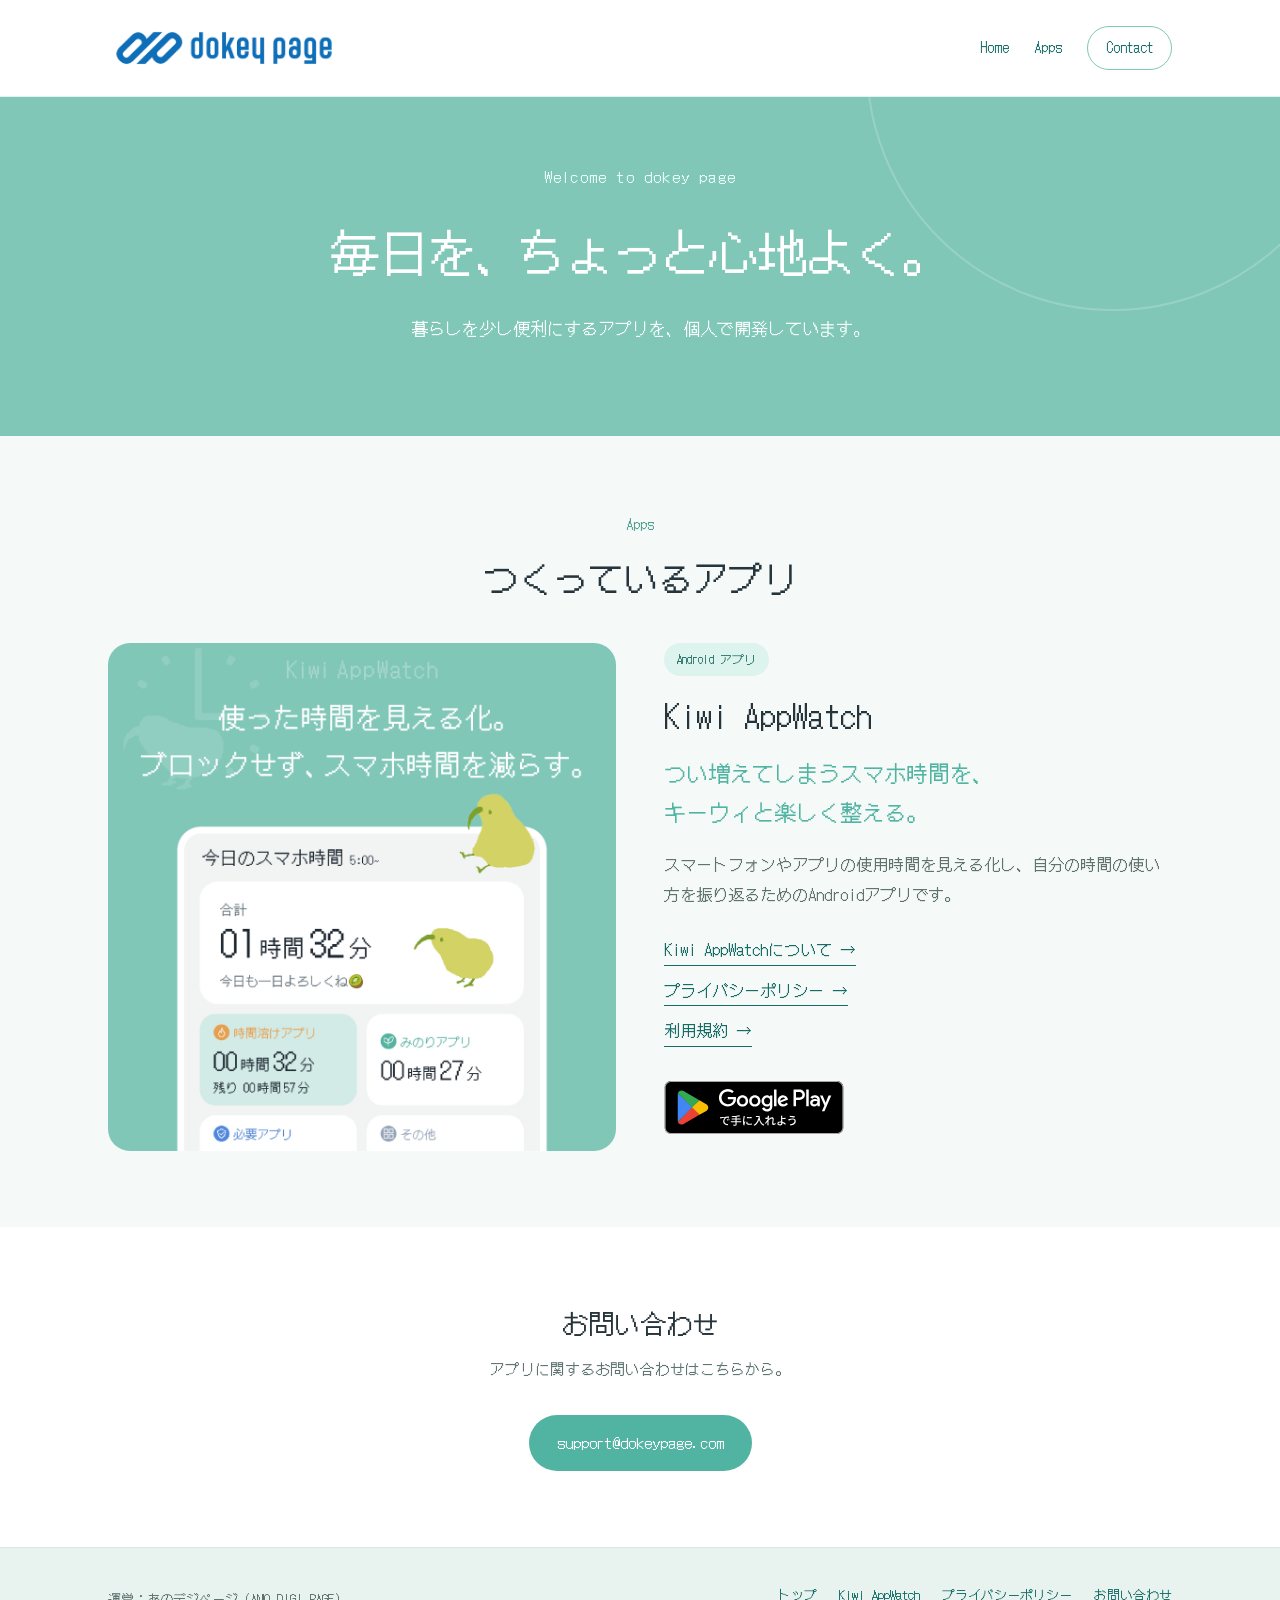
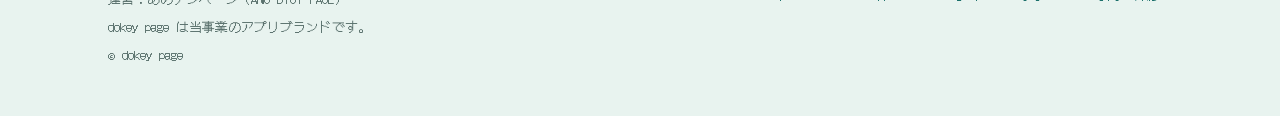
<file: index.html>
<!DOCTYPE html>

<html lang="ja"><head><meta charset="utf-8"/><meta content="width=device-width,initial-scale=1.0" name="viewport"/><meta content="#80c7b8" name="theme-color"/><meta content="暮らしを少し便利にするアプリを、個人で開発しています。" name="description"/><title>dokey page</title><link href="https://fonts.googleapis.com" rel="preconnect"/><link crossorigin="" href="https://fonts.gstatic.com" rel="preconnect"/><link href="assets/site.css" rel="stylesheet"/></head><body class="home-page"><header class="header"><div class="shell nav"><a aria-label="dokey page トップ" class="brand" href="index.html"><img alt="dokey page" height="211" src="assets/dokey_page_logo_yoko.png" width="1000"/></a><nav aria-label="メインナビゲーション" class="navlinks"><a href="index.html">Home</a><a href="kiwi-appwatch/index.html">Apps</a><a class="nav-cta" href="mailto:support@dokeypage.com">Contact</a></nav></div></header><main><section class="hero"><div class="shell hero-inner"><div><div class="eyebrow">Welcome to dokey page</div><h1>毎日を<span class="tight-comma">、</span>ちょっと心地よく。</h1><p>暮らしを少し便利にするアプリを、個人で開発しています。</p></div></div></section>
<section class="section" id="apps"><div class="shell"><div class="section-head"><div class="small">Apps</div><h2>つくっているアプリ</h2></div><div class="product"><div class="product-img"><img alt="Kiwi AppWatchのスマートフォン使用時間画面" height="1080" loading="lazy" src="assets/sp_1_t.png" style="width:100%;height:auto;object-fit:contain;object-position:center;max-height:none" width="1080"/></div><div class="product-copy"><span class="pill">Android アプリ</span><h3>Kiwi AppWatch</h3><p class="product-tagline">つい増えてしまうスマホ時間を、<br/>キーウィと楽しく整える。</p><p>スマートフォンやアプリの使用時間を見える化し、自分の時間の使い方を振り返るためのAndroidアプリです。</p><a class="detail-link" href="kiwi-appwatch/index.html">Kiwi AppWatchについて →</a><br/><a class="detail-link" href="kiwi-appwatch/privacy/index.html">プライバシーポリシー →</a><br/><a class="detail-link" href="https://dokeypage.com/kiwi-appwatch/terms/">利用規約 →</a><div class="play-badge-container"><a aria-label="Google PlayでKiwi AppWatchを入手する" class="play-badge" href="https://play.google.com/store/apps/details?id=com.dokeypage.kiwiappwatch"><img alt="Google Play で手に入れよう" height="53" src="assets/GetItOnGooglePlay_Badge_Print_color_Japanese.svg" width="180"/></a></div></div></div></div></section>
<section class="section alt"><div class="shell"><div class="section-head contact-heading"><h2>お問い合わせ</h2></div><div class="center"><p>アプリに関するお問い合わせはこちらから。</p><a class="button" href="mailto:support@dokeypage.com" style="background:#51b4a2;color:#fff">support@dokeypage.com</a></div></div></section></main><footer class="footer"><div class="shell footer-content"><div><p>運営：あのデジページ（ANO DIGI PAGE）</p><p>dokey page は当事業のアプリブランドです。</p><p>© dokey page</p></div><nav aria-label="フッター" class="foot-links"><a href="index.html">トップ</a><a href="kiwi-appwatch/index.html">Kiwi AppWatch</a><a href="kiwi-appwatch/privacy/index.html">プライバシーポリシー</a><a href="mailto:support@dokeypage.com">お問い合わせ</a></nav></div></footer></body></html>
</file>
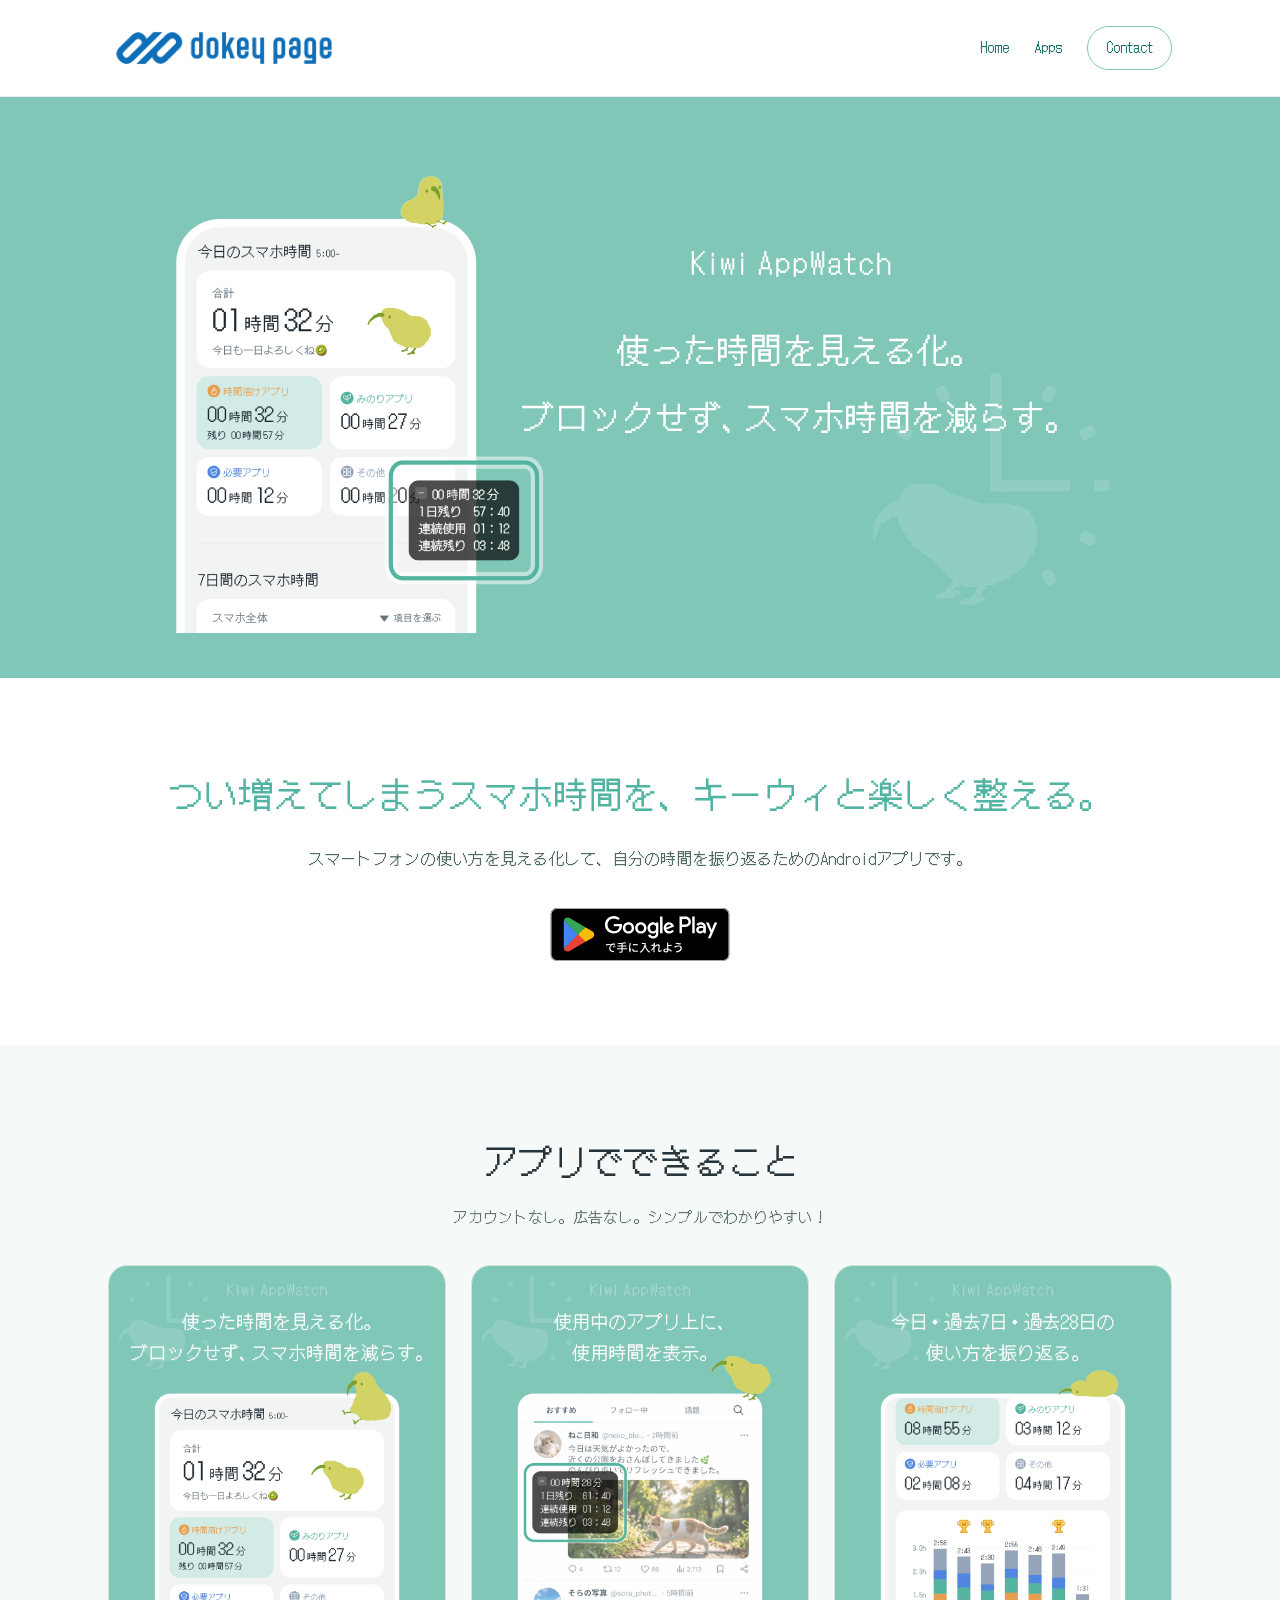
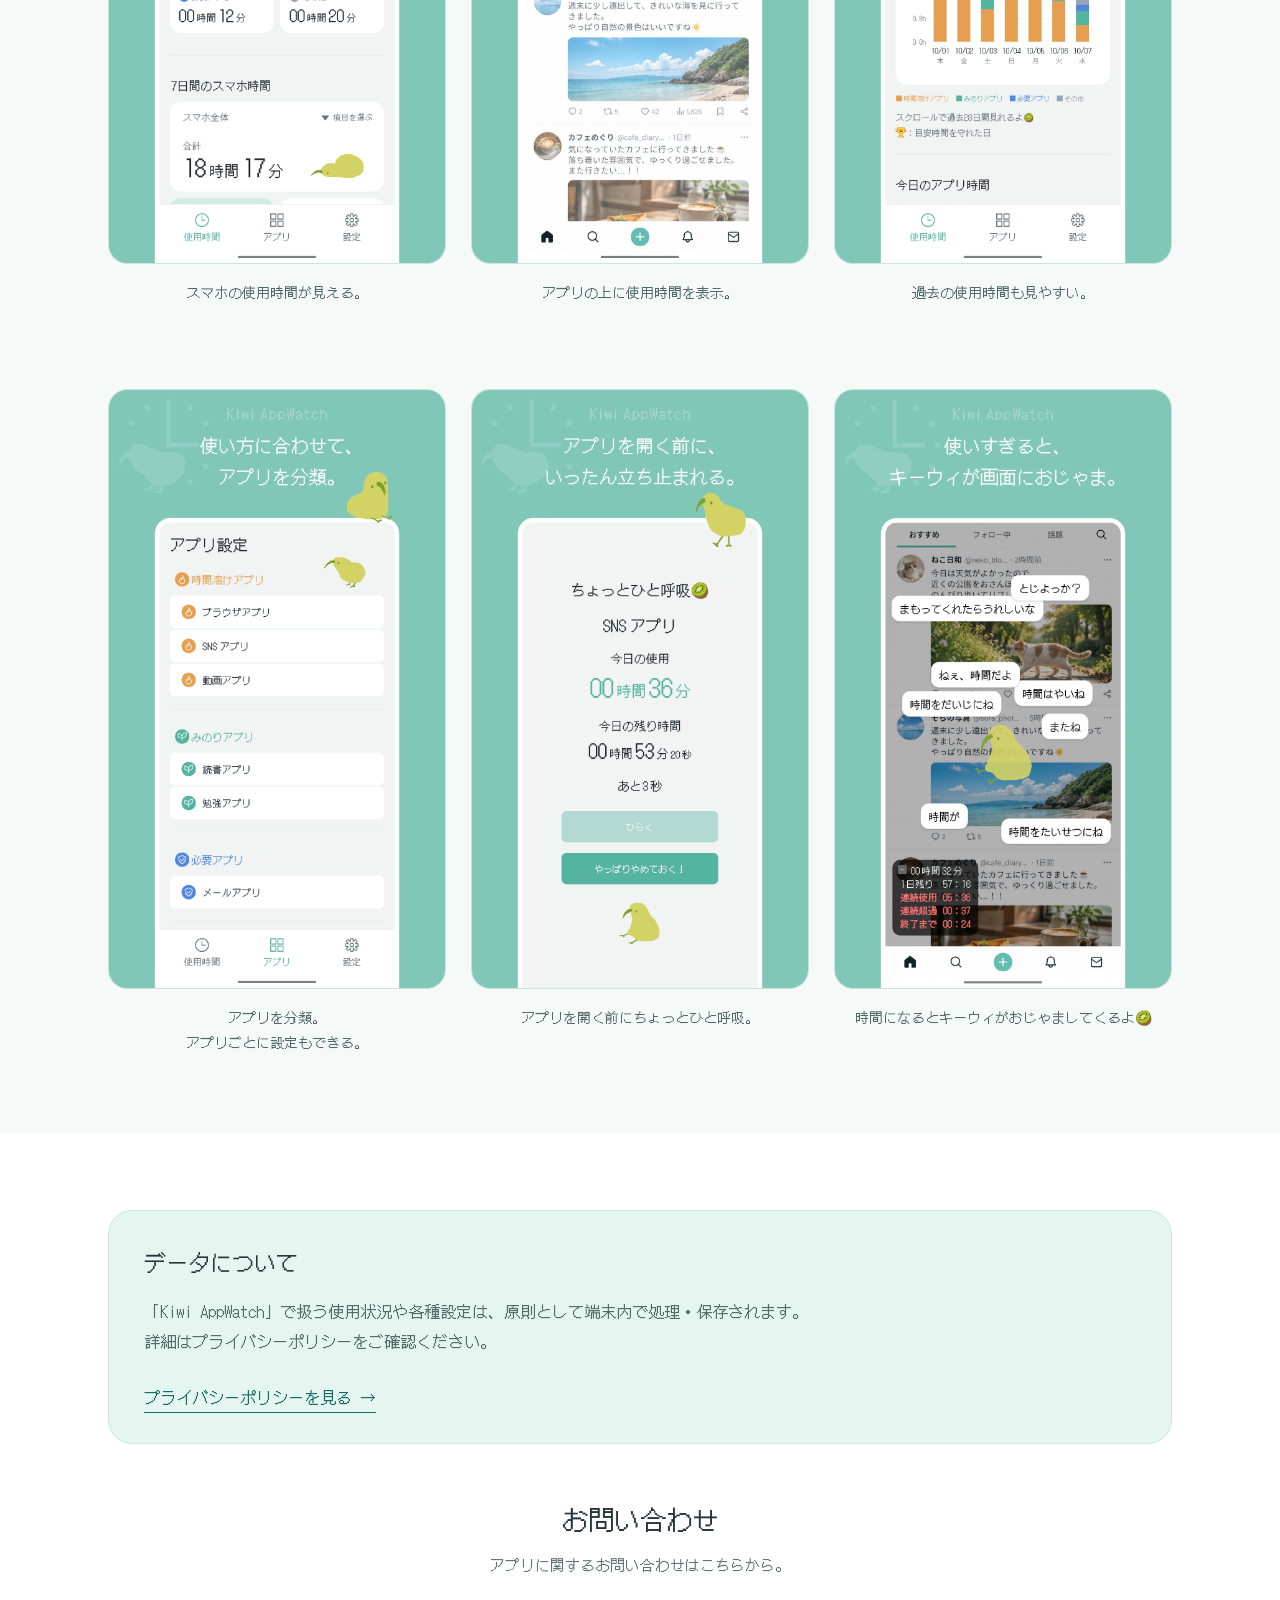
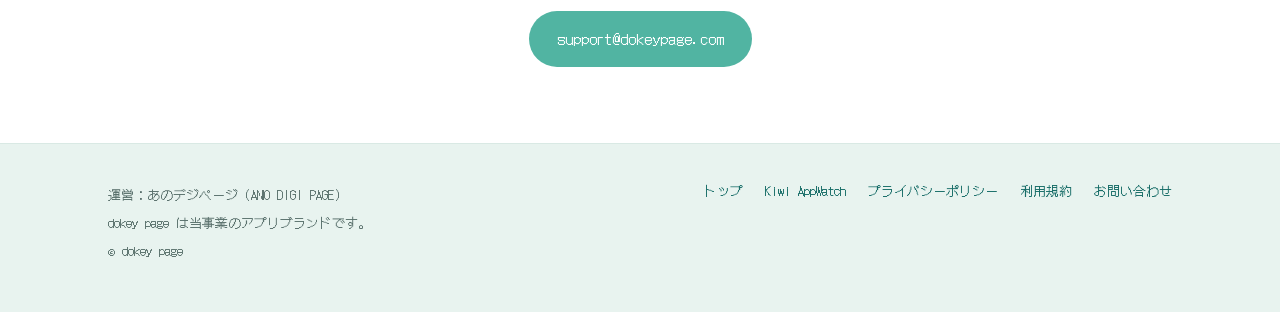
<file: kiwi-appwatch/index.html>
<!DOCTYPE html>

<html lang="ja"><head><meta charset="utf-8"/><meta content="width=device-width,initial-scale=1.0" name="viewport"/><meta content="#80c7b8" name="theme-color"/><meta content="スマホの使用時間を見える化するAndroidアプリ Kiwi AppWatch。" name="description"/><title>Kiwi AppWatch | dokey page</title><link href="https://fonts.googleapis.com" rel="preconnect"/><link crossorigin="" href="https://fonts.gstatic.com" rel="preconnect"/><link href="../assets/site.css" rel="stylesheet"/></head><body class="app-page"><header class="header"><div class="shell nav"><a aria-label="dokey page トップ" class="brand" href="../index.html"><img alt="dokey page" height="211" src="../assets/dokey_page_logo_yoko.png" width="1000"/></a><nav aria-label="メインナビゲーション" class="navlinks"><a href="../index.html">Home</a><a href="index.html">Apps</a><a class="nav-cta" href="mailto:support@dokeypage.com">Contact</a></nav></div></header><main><section class="hero-banner"><div class="shell hero-banner-inner"><img alt="Kiwi AppWatchの画面とキーウィのキービジュアル" height="500" src="../assets/fg.png" width="1024"/></div></section>
<section class="section app-introduction"><div class="shell"><div class="section-head"><h2>つい増えてしまうスマホ時間を、キーウィと楽しく整える。</h2></div><p class="intro">スマートフォンの使い方を見える化して、自分の時間を振り返るためのAndroidアプリです。</p><div class="play-badge-container play-badge-centered"><a aria-label="Google PlayでKiwi AppWatchを入手する" class="play-badge" href="https://play.google.com/store/apps/details?id=com.dokeypage.kiwiappwatch"><img alt="Google Play で手に入れよう" height="53" src="../assets/GetItOnGooglePlay_Badge_Print_color_Japanese.svg" width="180"/></a></div></div></section>
<section class="section"><div class="shell"><div class="section-head"><h2>アプリでできること</h2><p>アカウントなし。広告なし。シンプルでわかりやすい！</p></div><div class="gallery"><div><div class="shot"><img alt="Kiwi AppWatchの紹介画像 1" height="1920" loading="lazy" src="../assets/sp_1.png" width="1080"/></div><p class="shot-caption shot-caption-1">スマホの使用時間が見える。</p></div><div><div class="shot"><img alt="Kiwi AppWatchの紹介画像 2" height="1920" loading="lazy" src="../assets/sp_2.png" width="1080"/></div><p class="shot-caption shot-caption-2">アプリの上に使用時間を表示。</p></div><div><div class="shot"><img alt="Kiwi AppWatchの紹介画像 3" height="1920" loading="lazy" src="../assets/sp_3.png" width="1080"/></div><p class="shot-caption shot-caption-3">過去の使用時間も見やすい。</p></div><div><div class="shot"><img alt="Kiwi AppWatchの紹介画像 4" height="1920" loading="lazy" src="../assets/sp_4.png" width="1080"/></div><p class="shot-caption shot-caption-4">アプリを分類。<br/>アプリごとに設定もできる。</p></div><div><div class="shot"><img alt="Kiwi AppWatchの紹介画像 5" height="1920" loading="lazy" src="../assets/sp_5.png" width="1080"/></div><p class="shot-caption shot-caption-5">アプリを開く前にちょっとひと呼吸。</p></div><div><div class="shot"><img alt="Kiwi AppWatchの紹介画像 6" height="1920" loading="lazy" src="../assets/sp_6.png" width="1080"/></div><p class="shot-caption shot-caption-6">時間になるとキーウィがおじゃましてくるよ🥝</p></div></div></div></section>
<section class="section alt"><div class="shell"><div class="info-panel"><h3>データについて</h3><p>「Kiwi AppWatch」で扱う使用状況や各種設定は、原則として端末内で処理・保存されます。<br/>詳細はプライバシーポリシーをご確認ください。</p><a class="detail-link" href="privacy/index.html">プライバシーポリシーを見る →</a></div><div class="center app-contact"><h2 style="font-weight:400">お問い合わせ</h2><p>アプリに関するお問い合わせはこちらから。</p><a class="button" href="mailto:support@dokeypage.com" style="background:#51b4a2;color:#fff">support@dokeypage.com</a></div></div></section></main><footer class="footer"><div class="shell footer-content"><div><p>運営：あのデジページ（ANO DIGI PAGE）</p><p>dokey page は当事業のアプリブランドです。</p><p>© dokey page</p></div><nav aria-label="フッター" class="foot-links"><a href="../index.html">トップ</a><a href="index.html">Kiwi AppWatch</a><a href="privacy/index.html">プライバシーポリシー</a><a href="https://dokeypage.com/kiwi-appwatch/terms/">利用規約</a><a href="mailto:support@dokeypage.com">お問い合わせ</a></nav></div></footer></body></html>
</file>
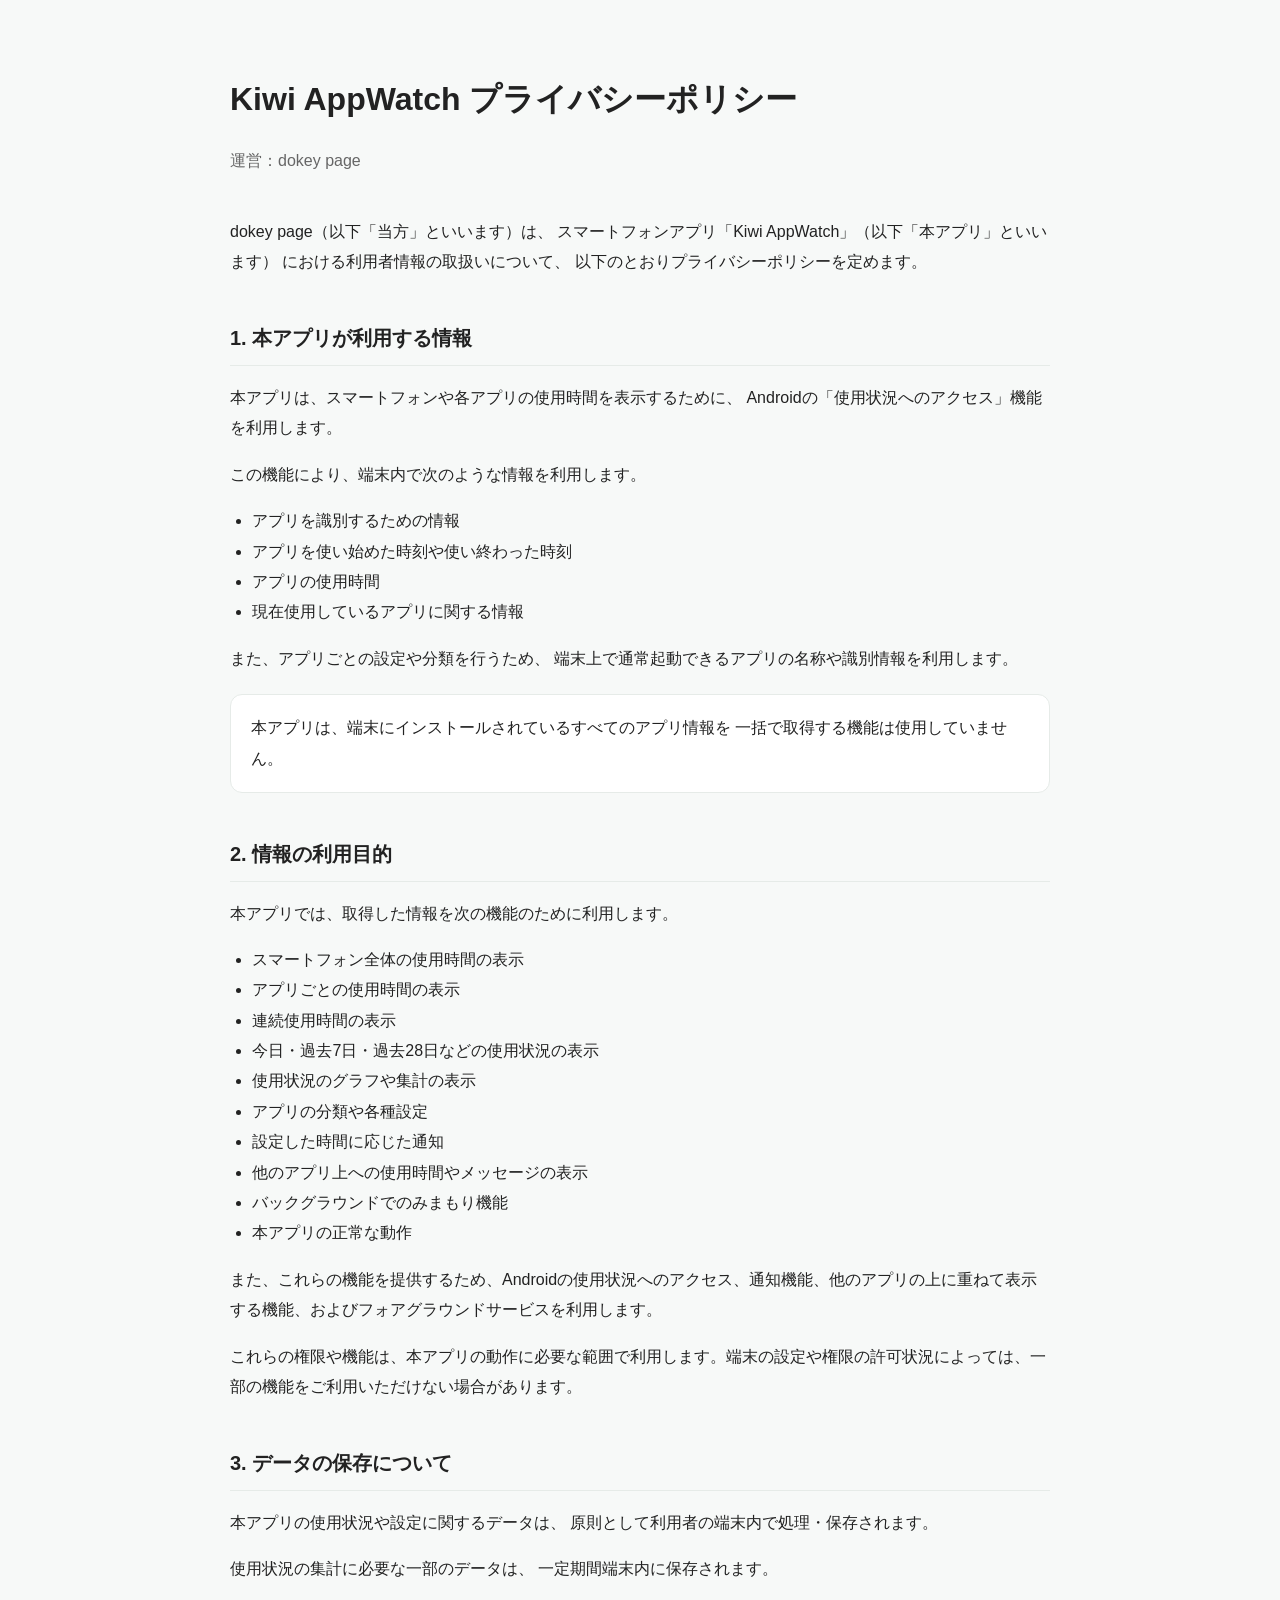
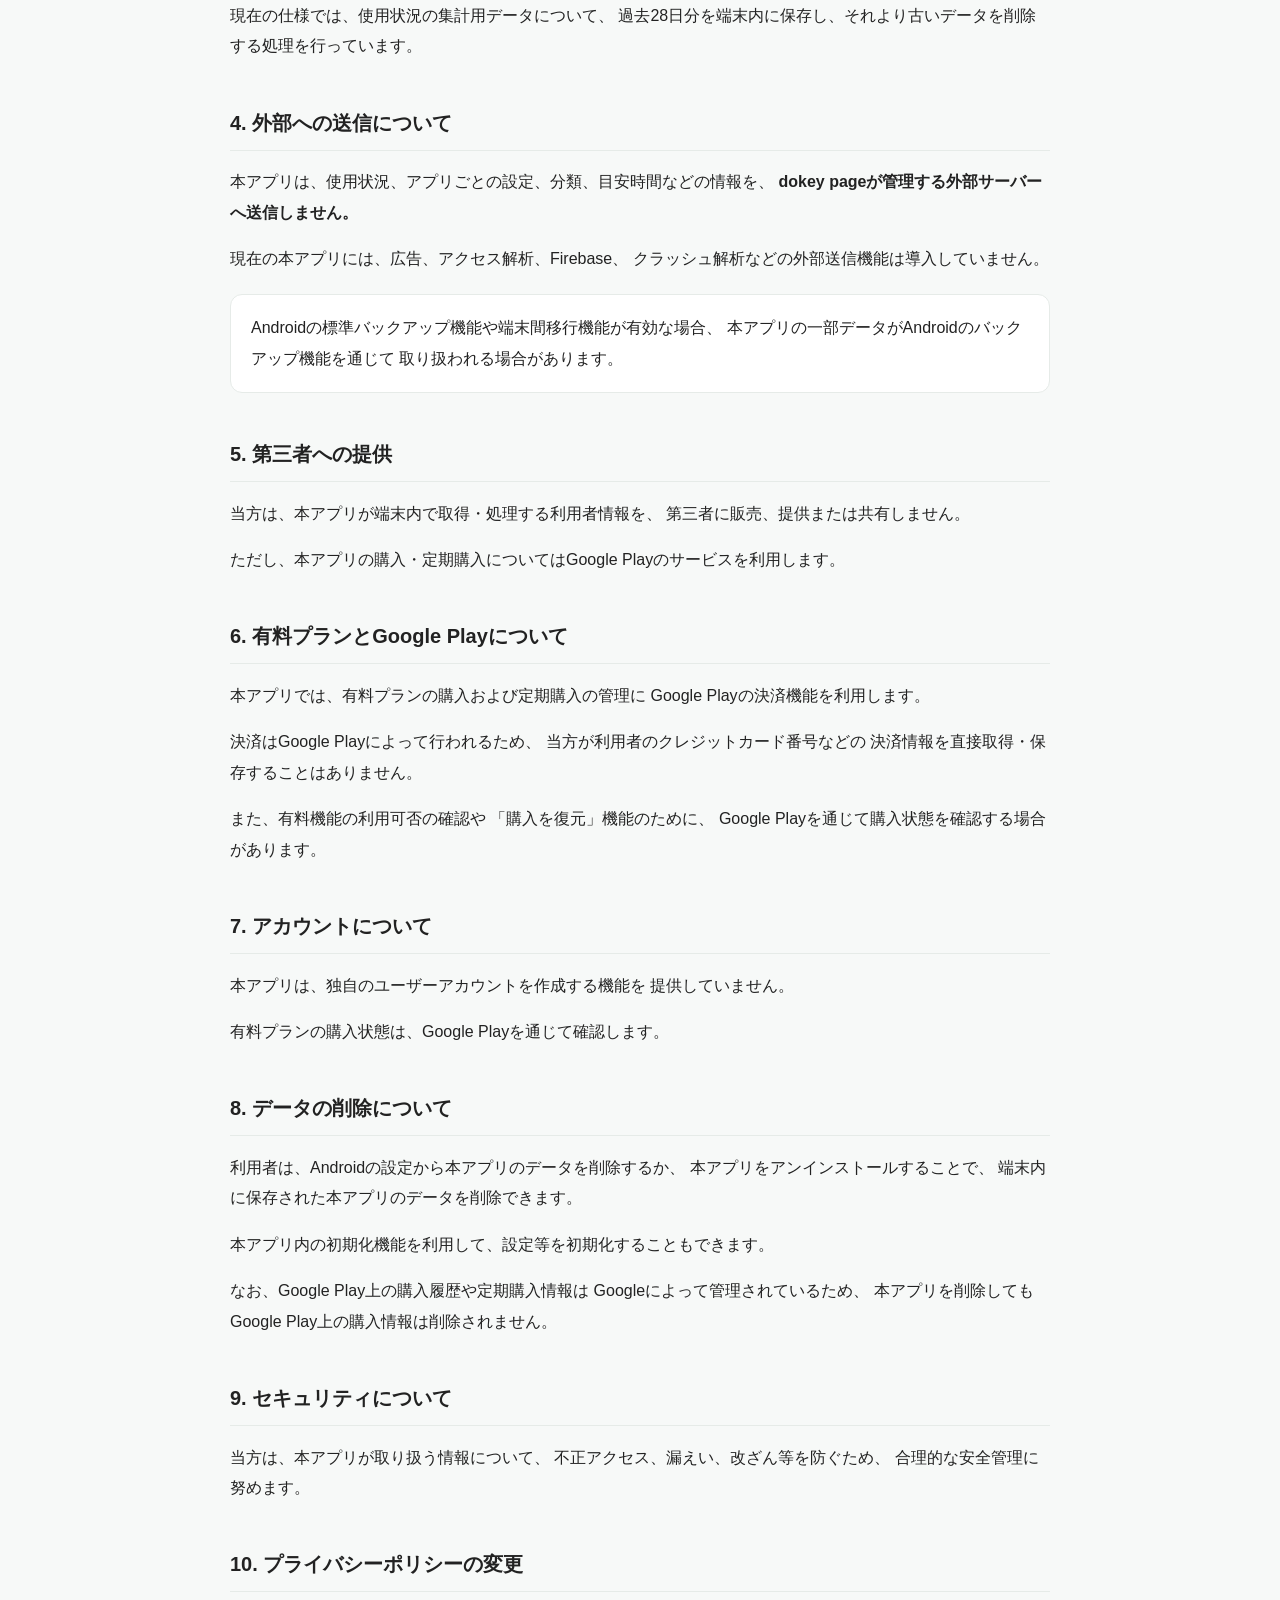
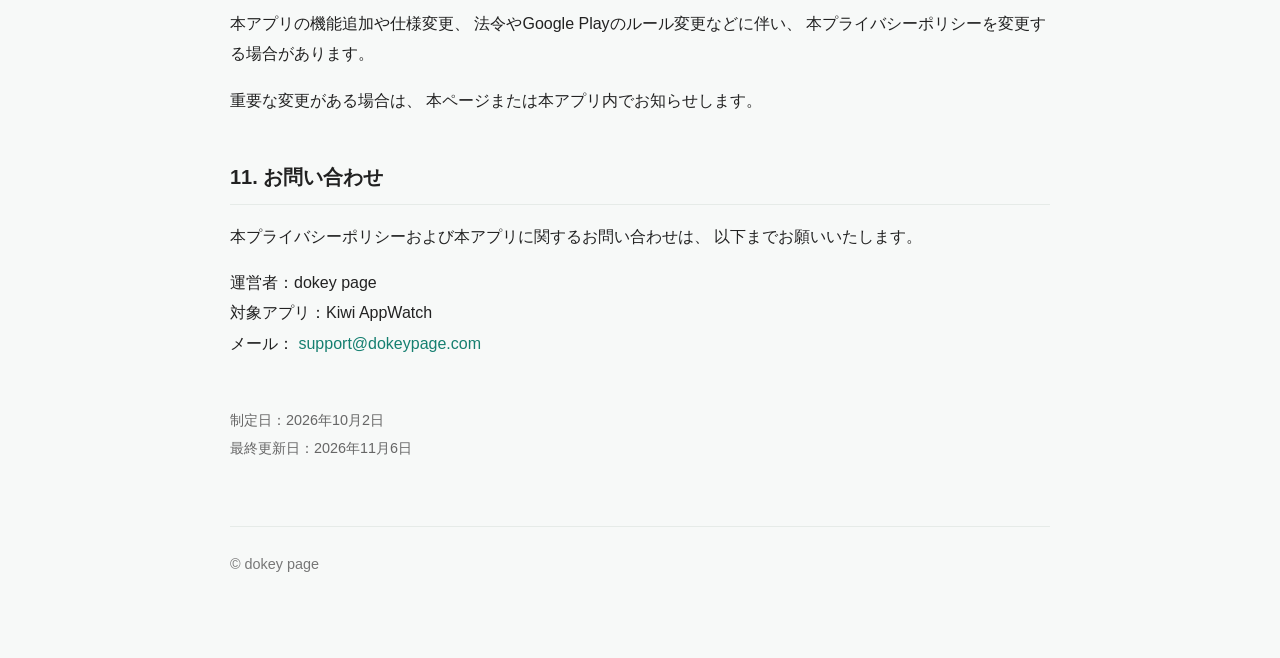
<file: kiwi-appwatch/privacy/index.html>
<!DOCTYPE html>
<html lang="ja">
<head>
  <meta charset="UTF-8">
  <meta name="viewport" content="width=device-width, initial-scale=1.0">

  <title>Kiwi AppWatch プライバシーポリシー | dokey page</title>

  <style>
    body {
      margin: 0;
      font-family: -apple-system, BlinkMacSystemFont, "Segoe UI",
        "Hiragino Kaku Gothic ProN", "Yu Gothic", Meiryo, sans-serif;
      background: #f7f9f8;
      color: #222;
      line-height: 1.9;
    }

    main {
      max-width: 820px;
      margin: 0 auto;
      padding: 48px 24px 80px;
    }

    h1 {
      font-size: 2rem;
      margin-bottom: 8px;
    }

    h2 {
      font-size: 1.25rem;
      margin-top: 42px;
      padding-bottom: 8px;
      border-bottom: 1px solid #e6ebe8;
    }

    p, li {
      font-size: 1rem;
    }

    ul {
      padding-left: 1.4em;
    }

    a {
      color: #157f70;
      text-decoration: none;
    }

    a:hover {
      text-decoration: underline;
    }

    .brand {
      color: #666;
      margin-bottom: 40px;
    }

    .note {
      background: #ffffff;
      border: 1px solid #e6ebe8;
      border-radius: 12px;
      padding: 18px 20px;
      margin: 20px 0;
    }

    .updated {
      margin-top: 48px;
      color: #666;
      font-size: 0.9rem;
    }

    footer {
      margin-top: 64px;
      padding-top: 24px;
      border-top: 1px solid #e6ebe8;
      color: #777;
      font-size: 0.9rem;
    }
  </style>
</head>

<body>
  <main>

    <h1>Kiwi AppWatch プライバシーポリシー</h1>
    <p class="brand">運営：dokey page</p>

    <p>
      dokey page（以下「当方」といいます）は、
      スマートフォンアプリ「Kiwi AppWatch」（以下「本アプリ」といいます）
      における利用者情報の取扱いについて、
      以下のとおりプライバシーポリシーを定めます。
    </p>

    <h2>1. 本アプリが利用する情報</h2>

    <p>
      本アプリは、スマートフォンや各アプリの使用時間を表示するために、
      Androidの「使用状況へのアクセス」機能を利用します。
    </p>

    <p>
      この機能により、端末内で次のような情報を利用します。
    </p>

    <ul>
      <li>アプリを識別するための情報</li>
      <li>アプリを使い始めた時刻や使い終わった時刻</li>
      <li>アプリの使用時間</li>
      <li>現在使用しているアプリに関する情報</li>
    </ul>

    <p>
      また、アプリごとの設定や分類を行うため、
      端末上で通常起動できるアプリの名称や識別情報を利用します。
    </p>

    <div class="note">
      本アプリは、端末にインストールされているすべてのアプリ情報を
      一括で取得する機能は使用していません。
    </div>

    <h2>2. 情報の利用目的</h2>

    <p>
      本アプリでは、取得した情報を次の機能のために利用します。
    </p>

    <ul>
      <li>スマートフォン全体の使用時間の表示</li>
      <li>アプリごとの使用時間の表示</li>
      <li>連続使用時間の表示</li>
      <li>今日・過去7日・過去28日などの使用状況の表示</li>
      <li>使用状況のグラフや集計の表示</li>
      <li>アプリの分類や各種設定</li>
      <li>設定した時間に応じた通知</li>
      <li>他のアプリ上への使用時間やメッセージの表示</li>
      <li>バックグラウンドでのみまもり機能</li>
      <li>本アプリの正常な動作</li>
    </ul>

    <p>
      また、これらの機能を提供するため、Androidの使用状況へのアクセス、通知機能、他のアプリの上に重ねて表示する機能、およびフォアグラウンドサービスを利用します。
    </p>

    <p>
      これらの権限や機能は、本アプリの動作に必要な範囲で利用します。端末の設定や権限の許可状況によっては、一部の機能をご利用いただけない場合があります。
    </p>

    <h2>3. データの保存について</h2>

    <p>
      本アプリの使用状況や設定に関するデータは、
      原則として利用者の端末内で処理・保存されます。
    </p>

    <p>
      使用状況の集計に必要な一部のデータは、
      一定期間端末内に保存されます。
    </p>

    <p>
      現在の仕様では、使用状況の集計用データについて、
      過去28日分を端末内に保存し、それより古いデータを削除する処理を行っています。
    </p>

    <h2>4. 外部への送信について</h2>

    <p>
      本アプリは、使用状況、アプリごとの設定、分類、目安時間などの情報を、
      <strong>dokey pageが管理する外部サーバーへ送信しません。</strong>
    </p>

    <p>
      現在の本アプリには、広告、アクセス解析、Firebase、
      クラッシュ解析などの外部送信機能は導入していません。
    </p>

    <div class="note">
      Androidの標準バックアップ機能や端末間移行機能が有効な場合、
      本アプリの一部データがAndroidのバックアップ機能を通じて
      取り扱われる場合があります。
    </div>

    <h2>5. 第三者への提供</h2>

    <p>
      当方は、本アプリが端末内で取得・処理する利用者情報を、
      第三者に販売、提供または共有しません。
    </p>

    <p>
      ただし、本アプリの購入・定期購入についてはGoogle Playのサービスを利用します。
    </p>

    <h2>6. 有料プランとGoogle Playについて</h2>

    <p>
      本アプリでは、有料プランの購入および定期購入の管理に
      Google Playの決済機能を利用します。
    </p>

    <p>
      決済はGoogle Playによって行われるため、
      当方が利用者のクレジットカード番号などの
      決済情報を直接取得・保存することはありません。
    </p>

    <p>
      また、有料機能の利用可否の確認や
      「購入を復元」機能のために、
      Google Playを通じて購入状態を確認する場合があります。
    </p>

    <h2>7. アカウントについて</h2>

    <p>
      本アプリは、独自のユーザーアカウントを作成する機能を
      提供していません。
    </p>

    <p>
      有料プランの購入状態は、Google Playを通じて確認します。
    </p>

    <h2>8. データの削除について</h2>

    <p>
      利用者は、Androidの設定から本アプリのデータを削除するか、
      本アプリをアンインストールすることで、
      端末内に保存された本アプリのデータを削除できます。
    </p>

    <p>
      本アプリ内の初期化機能を利用して、設定等を初期化することもできます。
    </p>

    <p>
      なお、Google Play上の購入履歴や定期購入情報は
      Googleによって管理されているため、
      本アプリを削除してもGoogle Play上の購入情報は削除されません。
    </p>

    <h2>9. セキュリティについて</h2>

    <p>
      当方は、本アプリが取り扱う情報について、
      不正アクセス、漏えい、改ざん等を防ぐため、
      合理的な安全管理に努めます。
    </p>

    <h2>10. プライバシーポリシーの変更</h2>

    <p>
      本アプリの機能追加や仕様変更、
      法令やGoogle Playのルール変更などに伴い、
      本プライバシーポリシーを変更する場合があります。
    </p>

    <p>
      重要な変更がある場合は、
      本ページまたは本アプリ内でお知らせします。
    </p>

    <h2>11. お問い合わせ</h2>

    <p>
      本プライバシーポリシーおよび本アプリに関するお問い合わせは、
      以下までお願いいたします。
    </p>

    <p>
      運営者：dokey page<br>
      対象アプリ：Kiwi AppWatch<br>
      メール：
      <a href="mailto:support@dokeypage.com">
        support@dokeypage.com
      </a>
    </p>

    <p class="updated">
      制定日：2026年10月2日<br>
      最終更新日：2026年11月6日
    </p>

    <footer>
      © dokey page
    </footer>

  </main>
</body>
</html>
</file>
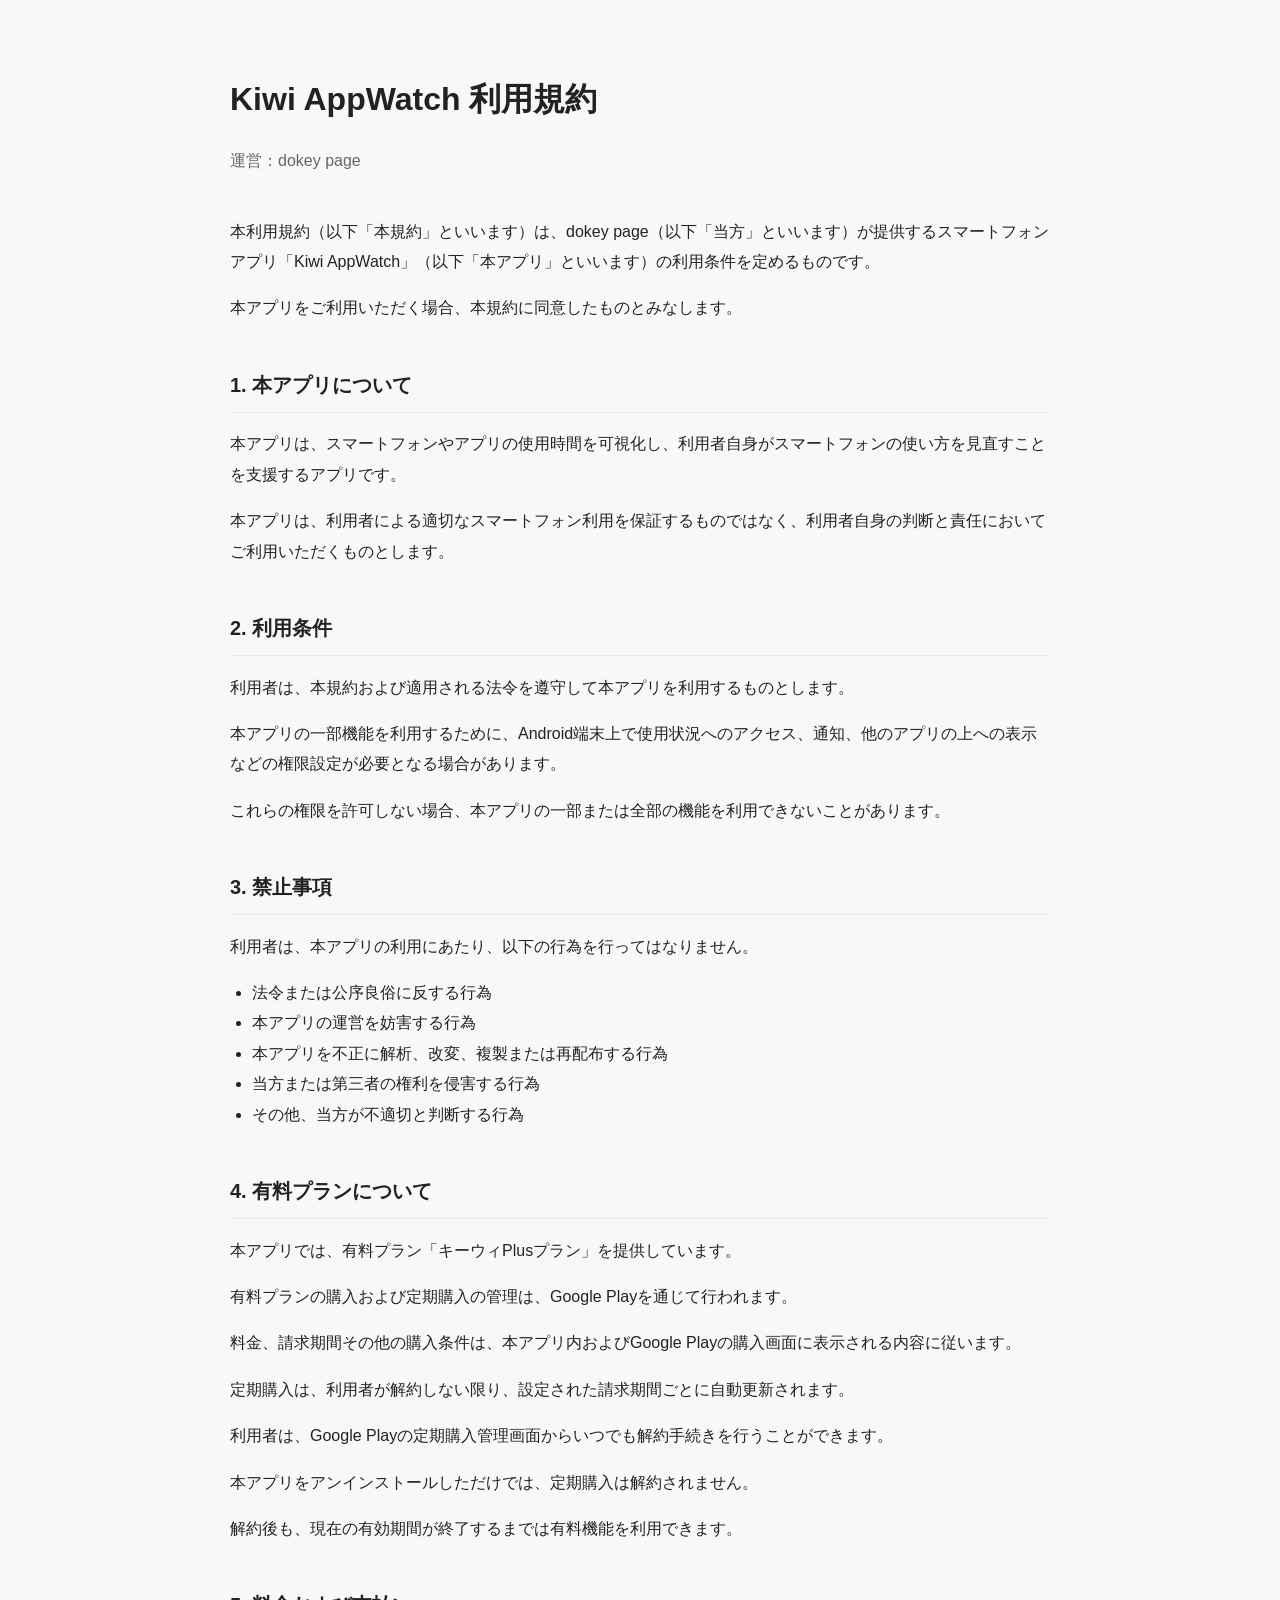
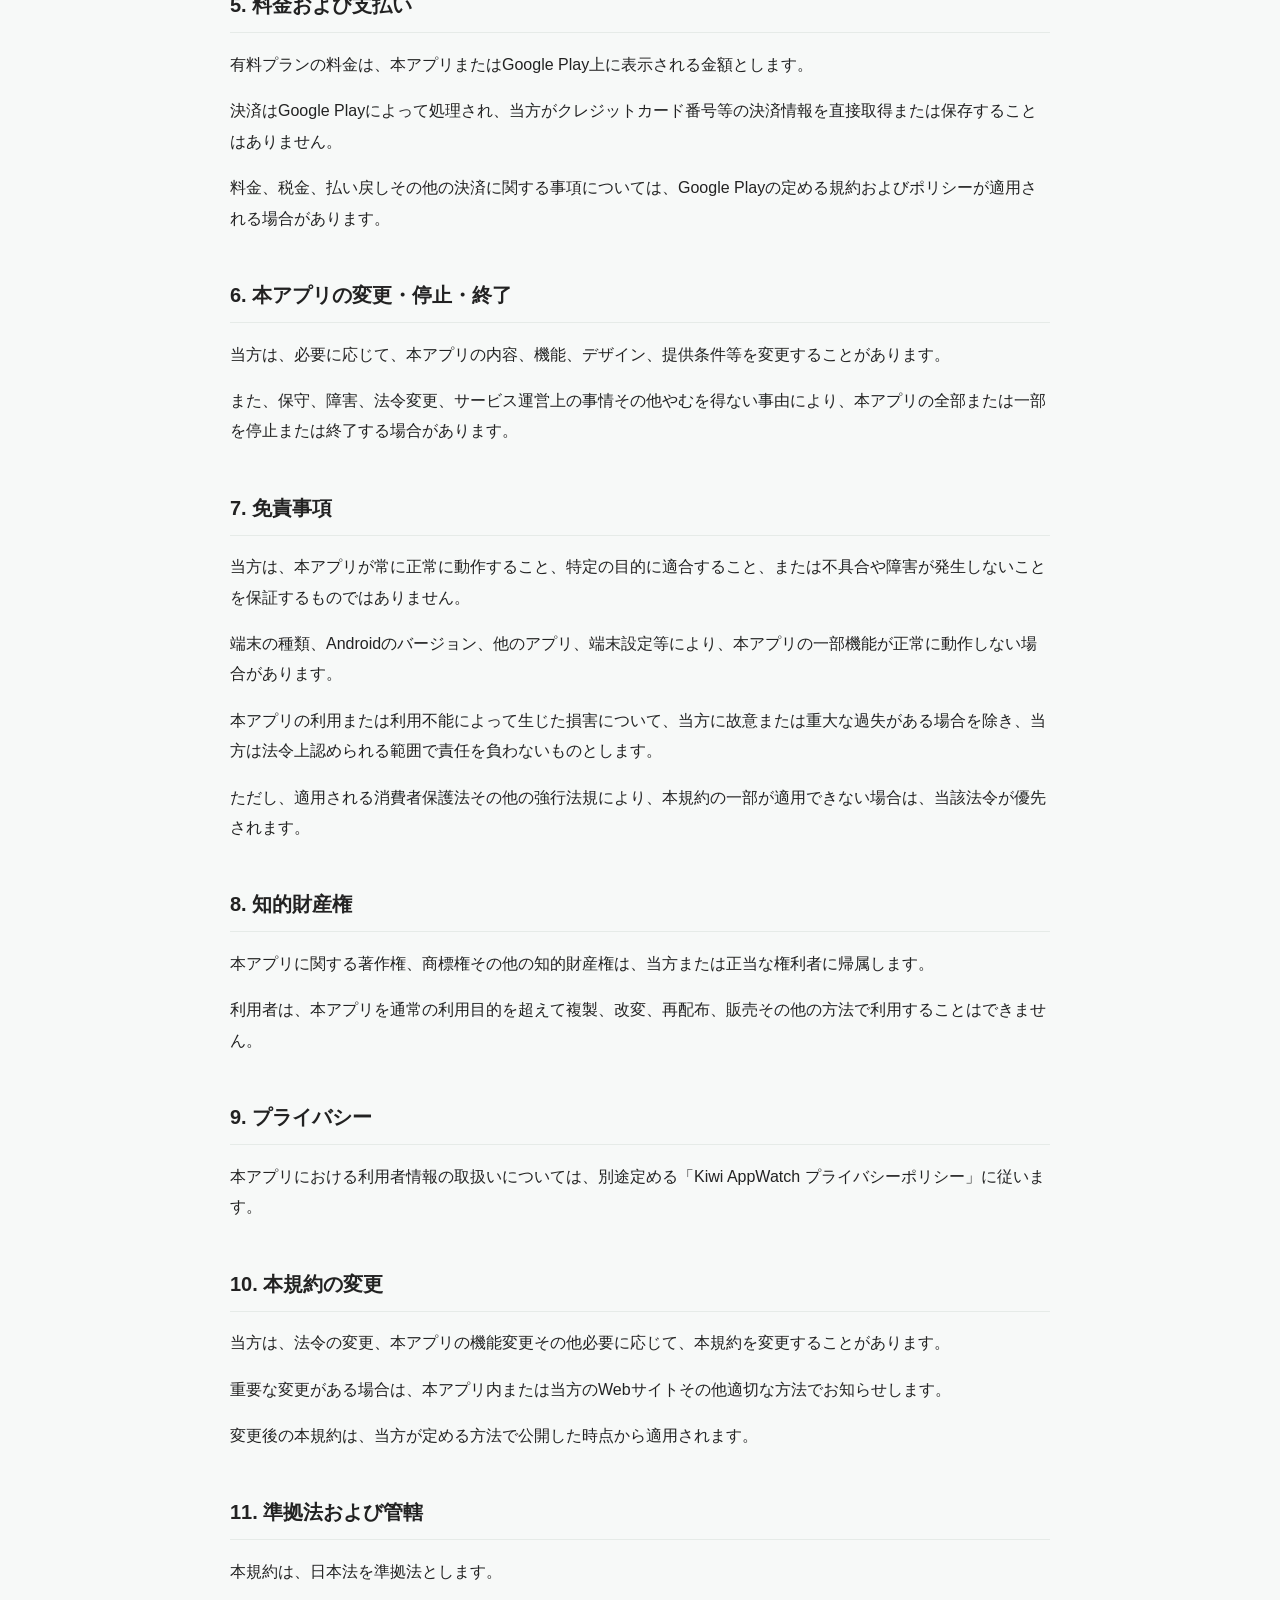
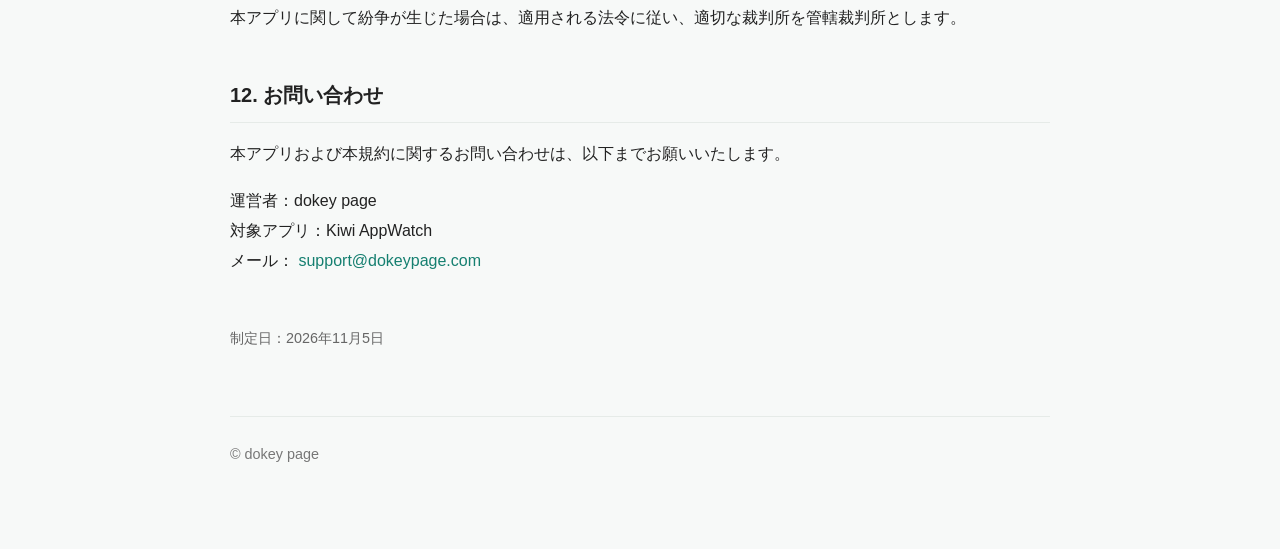
<file: kiwi-appwatch/terms/index.html>
<!DOCTYPE html>
<html lang="ja">
 <head>
  <meta charset="utf-8"/>
  <meta content="width=device-width, initial-scale=1.0" name="viewport"/>
  <title>
   Kiwi AppWatch 利用規約 | dokey page
  </title>
  <style>
   body {
      margin: 0;
      font-family: -apple-system, BlinkMacSystemFont, "Segoe UI",
        "Hiragino Kaku Gothic ProN", "Yu Gothic", Meiryo, sans-serif;
      background: #f7f9f8;
      color: #222;
      line-height: 1.9;
    }

    main {
      max-width: 820px;
      margin: 0 auto;
      padding: 48px 24px 80px;
    }

    h1 {
      font-size: 2rem;
      margin-bottom: 8px;
    }

    h2 {
      font-size: 1.25rem;
      margin-top: 42px;
      padding-bottom: 8px;
      border-bottom: 1px solid #e6ebe8;
    }

    p, li {
      font-size: 1rem;
    }

    ul {
      padding-left: 1.4em;
    }

    a {
      color: #157f70;
      text-decoration: none;
    }

    a:hover {
      text-decoration: underline;
    }

    .brand {
      color: #666;
      margin-bottom: 40px;
    }

    .note {
      background: #ffffff;
      border: 1px solid #e6ebe8;
      border-radius: 12px;
      padding: 18px 20px;
      margin: 20px 0;
    }

    .updated {
      margin-top: 48px;
      color: #666;
      font-size: 0.9rem;
    }

    footer {
      margin-top: 64px;
      padding-top: 24px;
      border-top: 1px solid #e6ebe8;
      color: #777;
      font-size: 0.9rem;
    }
  </style>
 </head>
 <body>
  <main>
   <h1>
    Kiwi AppWatch 利用規約
   </h1>
   <p class="brand">
    運営：dokey page
   </p>
   <p>
    本利用規約（以下「本規約」といいます）は、dokey page（以下「当方」といいます）が提供するスマートフォンアプリ「Kiwi AppWatch」（以下「本アプリ」といいます）の利用条件を定めるものです。
   </p>
   <p>
    本アプリをご利用いただく場合、本規約に同意したものとみなします。
   </p>
   <h2>
    1. 本アプリについて
   </h2>
   <p>
    本アプリは、スマートフォンやアプリの使用時間を可視化し、利用者自身がスマートフォンの使い方を見直すことを支援するアプリです。
   </p>
   <p>
    本アプリは、利用者による適切なスマートフォン利用を保証するものではなく、利用者自身の判断と責任においてご利用いただくものとします。
   </p>
   <h2>
    2. 利用条件
   </h2>
   <p>
    利用者は、本規約および適用される法令を遵守して本アプリを利用するものとします。
   </p>
   <p>
    本アプリの一部機能を利用するために、Android端末上で使用状況へのアクセス、通知、他のアプリの上への表示などの権限設定が必要となる場合があります。
   </p>
   <p>
    これらの権限を許可しない場合、本アプリの一部または全部の機能を利用できないことがあります。
   </p>
   <h2>
    3. 禁止事項
   </h2>
   <p>
    利用者は、本アプリの利用にあたり、以下の行為を行ってはなりません。
   </p>
   <ul>
    <li>
     法令または公序良俗に反する行為
    </li>
    <li>
     本アプリの運営を妨害する行為
    </li>
    <li>
     本アプリを不正に解析、改変、複製または再配布する行為
    </li>
    <li>
     当方または第三者の権利を侵害する行為
    </li>
    <li>
     その他、当方が不適切と判断する行為
    </li>
   </ul>
   <h2>
    4. 有料プランについて
   </h2>
   <p>
    本アプリでは、有料プラン「キーウィPlusプラン」を提供しています。
   </p>
   <p>
    有料プランの購入および定期購入の管理は、Google Playを通じて行われます。
   </p>
   <p>
    料金、請求期間その他の購入条件は、本アプリ内およびGoogle Playの購入画面に表示される内容に従います。
   </p>
   <p>
    定期購入は、利用者が解約しない限り、設定された請求期間ごとに自動更新されます。
   </p>
   <p>
    利用者は、Google Playの定期購入管理画面からいつでも解約手続きを行うことができます。
   </p>
   <p>
    本アプリをアンインストールしただけでは、定期購入は解約されません。
   </p>
   <p>
    解約後も、現在の有効期間が終了するまでは有料機能を利用できます。
   </p>
   <h2>
    5. 料金および支払い
   </h2>
   <p>
    有料プランの料金は、本アプリまたはGoogle Play上に表示される金額とします。
   </p>
   <p>
    決済はGoogle Playによって処理され、当方がクレジットカード番号等の決済情報を直接取得または保存することはありません。
   </p>
   <p>
    料金、税金、払い戻しその他の決済に関する事項については、Google Playの定める規約およびポリシーが適用される場合があります。
   </p>
   <h2>
    6. 本アプリの変更・停止・終了
   </h2>
   <p>
    当方は、必要に応じて、本アプリの内容、機能、デザイン、提供条件等を変更することがあります。
   </p>
   <p>
    また、保守、障害、法令変更、サービス運営上の事情その他やむを得ない事由により、本アプリの全部または一部を停止または終了する場合があります。
   </p>
   <h2>
    7. 免責事項
   </h2>
   <p>
    当方は、本アプリが常に正常に動作すること、特定の目的に適合すること、または不具合や障害が発生しないことを保証するものではありません。
   </p>
   <p>
    端末の種類、Androidのバージョン、他のアプリ、端末設定等により、本アプリの一部機能が正常に動作しない場合があります。
   </p>
   <p>
    本アプリの利用または利用不能によって生じた損害について、当方に故意または重大な過失がある場合を除き、当方は法令上認められる範囲で責任を負わないものとします。
   </p>
   <p>
    ただし、適用される消費者保護法その他の強行法規により、本規約の一部が適用できない場合は、当該法令が優先されます。
   </p>
   <h2>
    8. 知的財産権
   </h2>
   <p>
    本アプリに関する著作権、商標権その他の知的財産権は、当方または正当な権利者に帰属します。
   </p>
   <p>
    利用者は、本アプリを通常の利用目的を超えて複製、改変、再配布、販売その他の方法で利用することはできません。
   </p>
   <h2>
    9. プライバシー
   </h2>
   <p>
    本アプリにおける利用者情報の取扱いについては、別途定める「Kiwi AppWatch プライバシーポリシー」に従います。
   </p>
   <h2>
    10. 本規約の変更
   </h2>
   <p>
    当方は、法令の変更、本アプリの機能変更その他必要に応じて、本規約を変更することがあります。
   </p>
   <p>
    重要な変更がある場合は、本アプリ内または当方のWebサイトその他適切な方法でお知らせします。
   </p>
   <p>
    変更後の本規約は、当方が定める方法で公開した時点から適用されます。
   </p>
   <h2>
    11. 準拠法および管轄
   </h2>
   <p>
    本規約は、日本法を準拠法とします。
   </p>
   <p>
    本アプリに関して紛争が生じた場合は、適用される法令に従い、適切な裁判所を管轄裁判所とします。
   </p>
   <h2>
    12. お問い合わせ
   </h2>
   <p>
    本アプリおよび本規約に関するお問い合わせは、以下までお願いいたします。
   </p>
   <p>
    運営者：dokey page
    <br/>
    対象アプリ：Kiwi AppWatch
    <br/>
    メール：
    <a href="mailto:support@dokeypage.com">
     support@dokeypage.com
    </a>
   </p>
   <p class="updated">
    制定日：2026年11月5日
   </p>
   <footer>
    &copy; dokey page
   </footer>
  </main>
 </body>
</html>
</file>
<file: assets/site.css>
@import url('https://fonts.googleapis.com/css2?family=DotGothic16&display=swap');
:root{--mint:#80c7b8;--deep:#226b65;--green:#51b4a2;--dark:#26343b;--paper:#f5f9f7;--line:#d7eae5}
*{box-sizing:border-box}html{scroll-behavior:smooth}body{margin:0;background:var(--paper);color:var(--dark);font-family:'DotGothic16',sans-serif;line-height:1.85}img{display:block;max-width:100%}a{color:#166c67;text-decoration:none}a:hover{text-decoration:underline}a:focus-visible{outline:3px solid #166c67;outline-offset:5px;border-radius:3px}button:focus-visible{outline:3px solid #166c67;outline-offset:5px}.shell{max-width:1120px;margin:auto;padding:0 28px}.header{background:#fff;position:relative;z-index:2;border-bottom:1px solid #e7f0ed}.nav{display:flex;align-items:center;justify-content:space-between;gap:25px;min-height:96px}.brand img{width:232px;height:auto}.navlinks{display:flex;gap:25px;align-items:center;flex-wrap:wrap}.navlinks a{font-size:14px}.navlinks .nav-cta{border:1px solid var(--mint);border-radius:100px;padding:8px 18px}.hero{background:var(--mint);position:relative;overflow:hidden}.hero:before{content:'';position:absolute;width:490px;height:490px;border:2px solid #ffffff30;border-radius:50%;top:-280px;right:-80px}.hero-inner{position:relative;padding-top:74px;padding-bottom:80px;display:grid;grid-template-columns:1fr 1fr;gap:60px;align-items:center}.eyebrow{font-size:15px;letter-spacing:.08em;color:#eafff9}.hero h1{font-size:clamp(30px,4.3vw,55px);line-height:1.65;margin:18px 0 21px;color:#fff;font-weight:400;letter-spacing:.015em}.hero p{color:#f8fffc;font-size:17px;max-width:480px}.hero-media{position:relative}.hero-media img{filter:drop-shadow(0 22px 22px #1b797327);border-radius:18px}.hero-media .floating{position:absolute;top:-22px;right:-14px;font-size:34px;background:#fff;line-height:1;border-radius:50%;padding:14px;box-shadow:0 8px 30px #276d6630}.button{display:inline-flex;align-items:center;justify-content:center;border-radius:999px;background:#fff;color:#237a70;padding:13px 27px;margin-top:20px;border:1px solid transparent;font:inherit;font-size:15px;transition:transform .2s}.button:hover{transform:translateY(-2px);text-decoration:none}.button.outline{background:transparent;border-color:#fff;color:#fff}.buttons{display:flex;gap:12px;flex-wrap:wrap}.section{padding:76px 0}.section.alt{background:#fff}.section-head{margin-bottom:34px;text-align:center}.section-head .small{color:#4f9d91;font-size:14px}.section-head h2{font-weight:400;font-size:clamp(25px,3vw,35px);margin:7px 0 10px}.section-head p{margin:0;color:#617673;font-size:15px}.product{display:grid;grid-template-columns:1fr 1fr;gap:48px;align-items:center}.product-img{border-radius:24px;overflow:hidden;background:var(--mint)}.product-img img{width:100%;height:auto}.product-copy h3{font-size:31px;font-weight:400;margin:10px 0}.product-copy p{color:#60736f}.pill{display:inline-block;padding:5px 13px;border-radius:30px;background:#ddf3ed;color:#236e65;font-size:12px}.detail-link{display:inline-block;border-bottom:1px solid currentColor;margin-top:10px}.features{display:grid;grid-template-columns:repeat(3,1fr);gap:18px}.feature{background:#fff;border:1px solid #e0eee9;border-radius:18px;padding:23px}.feature h3{font-size:18px;font-weight:400;margin:9px 0}.feature p{font-size:14px;color:#61726f;margin:0}.feature-icon{width:45px;height:45px;border-radius:14px;background:#d6efea;display:grid;place-items:center;font-size:23px;color:#2a9c8c}.gallery{display:grid;grid-template-columns:repeat(3,minmax(0,1fr));gap:25px}.shot{background:#80c7b8;border-radius:19px;overflow:hidden;border:1px solid #cbe4dd}.shot img{width:100%;height:auto}.shot-caption{text-align:center;font-size:14px;color:#536b67;margin:11px 0 0}.info-panel{background:#e5f5ef;border:1px solid #cde8df;border-radius:24px;padding:30px 35px}.info-panel p{color:#536d67}.info-panel h3{margin:0;font-weight:400;font-size:22px}.footer{background:#e8f3ef;border-top:1px solid #d9e9e4;padding:35px 0 45px;color:#59706c;font-size:13px}.footer-content{display:flex;gap:18px;justify-content:space-between;flex-wrap:wrap}.footer p{margin:4px 0}.foot-links{display:flex;gap:22px;flex-wrap:wrap}.center{text-align:center}.hero-banner{background:#80c7b8}.hero-banner-inner{padding:50px 0 62px}.hero-banner img{width:min(100%,1024px);margin:auto;border-radius:18px}.hero-banner-heading{text-align:center;color:#fff;font-size:clamp(27px,4vw,43px);font-weight:400;margin:0 0 15px}.hero-banner-heading+p{text-align:center;color:#fff;margin:0 0 28px}.intro{max-width:780px;margin:0 auto;text-align:center;color:#506964}.privacy-plain{font-family:-apple-system,BlinkMacSystemFont,'Segoe UI','Yu Gothic',Meiryo,sans-serif}
@media(max-width:760px){.shell{padding:0 19px}.nav{min-height:78px;gap:14px;align-items:center}.brand img{width:165px}.navlinks{gap:12px}.navlinks a{font-size:12px}.navlinks .nav-cta{padding:5px 10px}.hero-inner{grid-template-columns:1fr;gap:28px;text-align:center;padding:43px 0 50px}.hero p{margin-left:auto;margin-right:auto}.hero-media{max-width:550px;margin:auto}.hero-media .floating{right:3px}.buttons{justify-content:center}.section{padding:50px 0}.product{grid-template-columns:1fr;gap:26px}.product-copy{text-align:center}.features{grid-template-columns:1fr}.gallery{grid-template-columns:repeat(2,minmax(0,1fr));gap:13px}.shot-caption{font-size:12px}.info-panel{padding:25px 20px}.footer-content{display:block}.foot-links{margin-top:15px}.hero-banner-inner{padding:35px 0 45px}}
@media(max-width:390px){.brand img{width:135px}.navlinks{gap:8px}.navlinks a{font-size:11px}.hero h1{font-size:28px}.gallery{gap:9px}}

/* Requested refinements */
.nowrap{white-space:nowrap}
.home-page .hero-inner{display:block;max-width:1120px;text-align:center;padding-top:66px;padding-bottom:75px}
.home-page .hero h1{font-size:clamp(26px,4vw,52px)}
.home-page .hero p{margin-left:auto;margin-right:auto}
.home-page .product-img img{width:100%;height:auto;object-fit:contain;max-height:none}
.home-page .product-img{background:transparent;border-radius:22px}
.product-tagline{font-size:clamp(17px,2vw,22px);color:var(--dark)!important;line-height:1.8;margin:6px 0 18px}
.home-page .contact-heading{margin-bottom:20px}
.home-page .contact-heading h2,.app-contact h2{font-size:clamp(25px,3vw,35px);font-weight:400;line-height:1.5;margin:0 0 13px}
.home-page .section.alt .center p,.app-contact p{font-size:15px;line-height:1.85;color:#617673;margin:0 0 12px}
.app-page .hero-banner-inner{padding:36px 0 45px}
.app-page .hero-banner img{border-radius:18px;object-fit:contain;height:auto}
.app-page .gallery{row-gap:56px}
.app-page .shot-caption{line-height:1.8;min-height:3.8em;margin-top:16px}
.app-contact{margin-top:55px}
@media(max-width:760px){.home-page .hero-inner{padding:45px 0 55px}.home-page .hero h1{font-size:clamp(24px,6.3vw,38px)}.app-page .gallery{row-gap:36px}.app-page .shot-caption{min-height:4em}}
@media(max-width:390px){.home-page .hero h1{font-size:clamp(22px,6vw,27px)}}

/* 2026-11-02 requested adjustments */
.home-page .hero h1{white-space:nowrap;letter-spacing:0;font-size:clamp(17px,4vw,50px)}
.home-page .product{align-items:start}
.home-page .product-copy{align-self:start}
.home-page .product-tagline,.app-page .app-introduction .section-head h2{color:var(--green)!important}
.home-page .contact-heading h2,.app-page .app-contact h2{font-size:clamp(20px,2.25vw,26px)}
.app-page .app-introduction{background:#fff}
.app-page .app-introduction .section-head h2{max-width:950px;margin-left:auto;margin-right:auto}
@media(max-width:760px){.home-page .hero h1{font-size:clamp(15px,4.25vw,32px)}.home-page .product-copy{align-self:auto}}

/* Home heading and shared contact typography */
.home-page .hero h1 {
  font-size:clamp(20px,5.4vw,50px);
  white-space:nowrap;
  letter-spacing:-.035em;
}
.home-page .hero h1 .tight-comma {margin-right:-.16em;}
.home-page .contact-heading {margin-bottom:0;}
.home-page .contact-heading h2, .app-page .app-contact h2 {
  font-size:clamp(20px,2.25vw,26px);
  line-height:1.5;
  margin:0 0 13px;
  font-weight:400;
}
.home-page .section.alt .center p, .app-page .app-contact p {
  font-size:15px;line-height:1.85;color:#617673;margin:0 0 12px;
}
.home-page .section.alt .center .button, .app-page .app-contact .button {
  font-size:15px;line-height:1.85;
}
@media(max-width:390px){.home-page .hero h1{font-size:20px;letter-spacing:-.05em;}}

/* Google Play official badge, shared by Home and Kiwi AppWatch */
.play-badge-container{margin-top:22px}
.play-badge-centered{text-align:center}
.play-badge{display:inline-block;line-height:0;border-radius:5px}
.play-badge img{display:block;width:180px;height:auto;max-width:100%;object-fit:contain}

/* 2026-11-05: Requested fine spacing adjustments */
.home-page .product-copy .play-badge-container { margin-top:34px; }
.app-page .app-introduction .section-head { margin-bottom:18px; }
.app-page .app-introduction .play-badge-container { margin-top:34px; }
</file>
